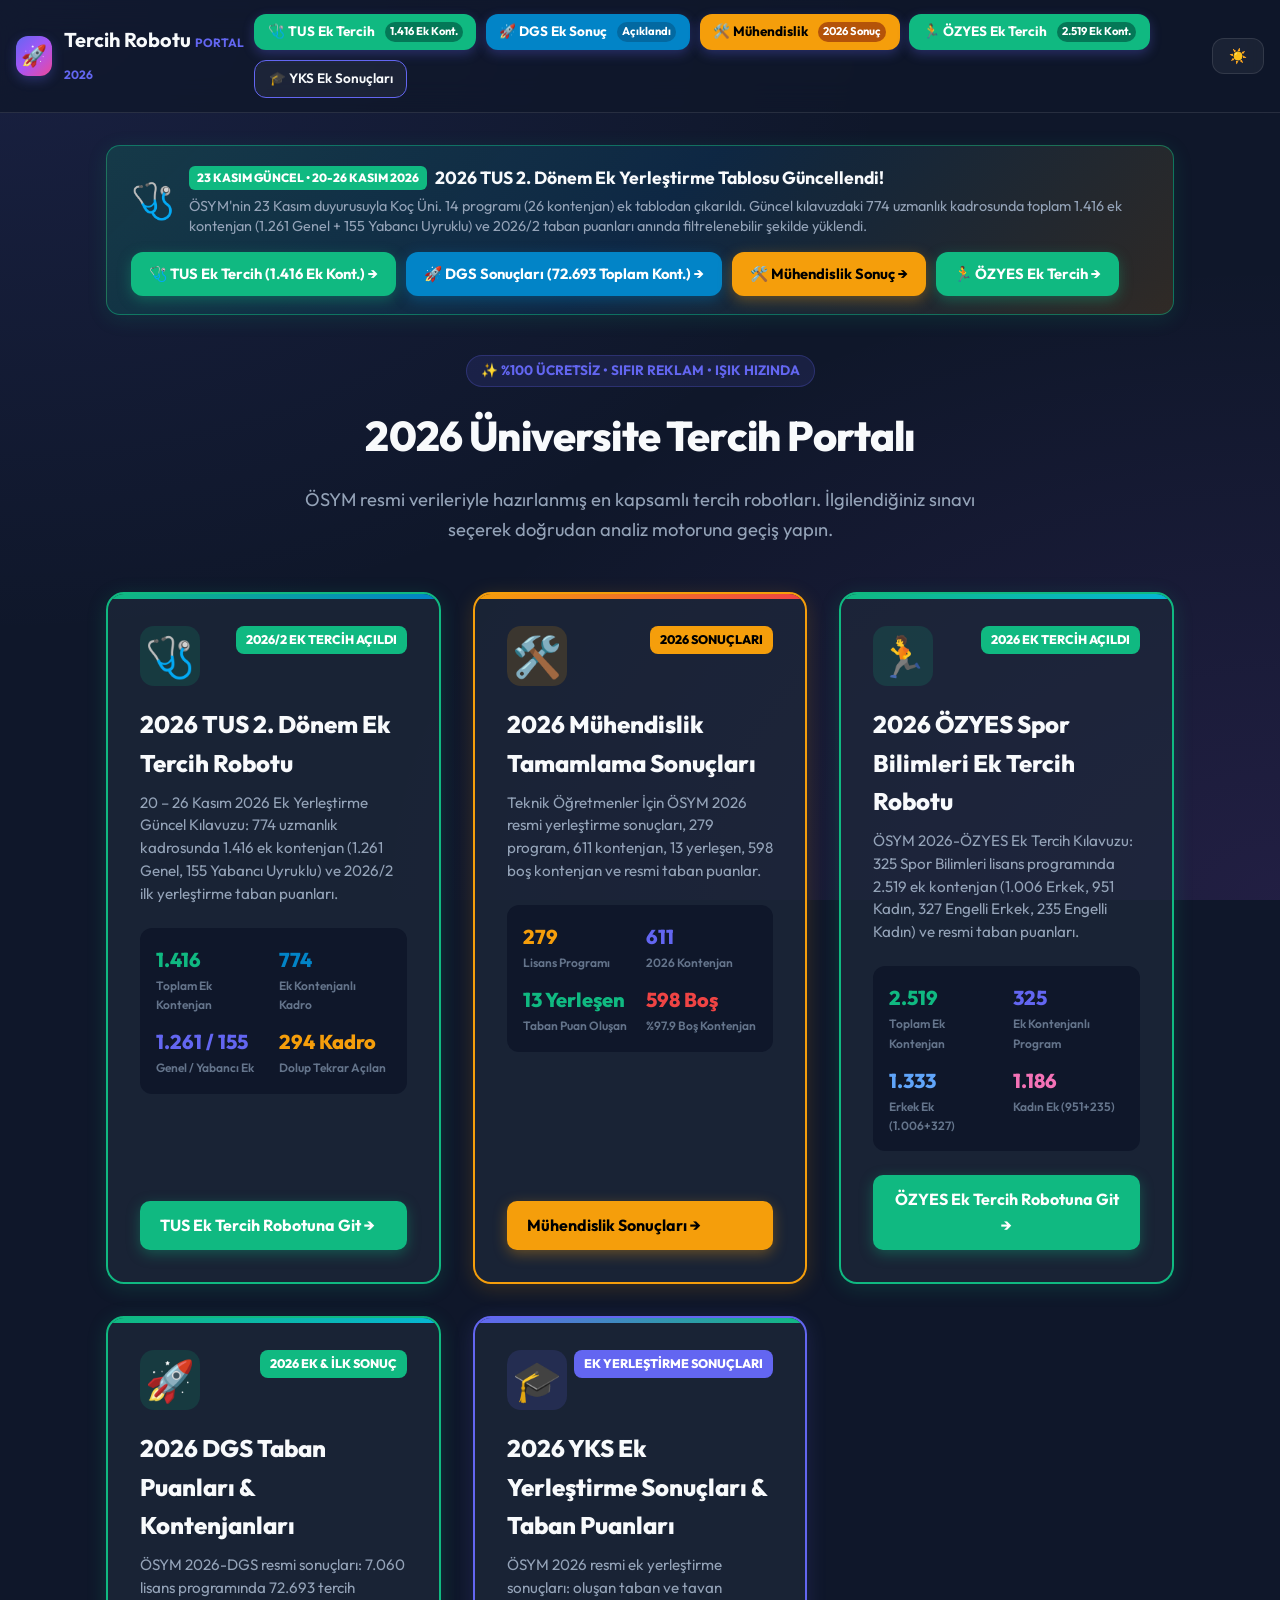
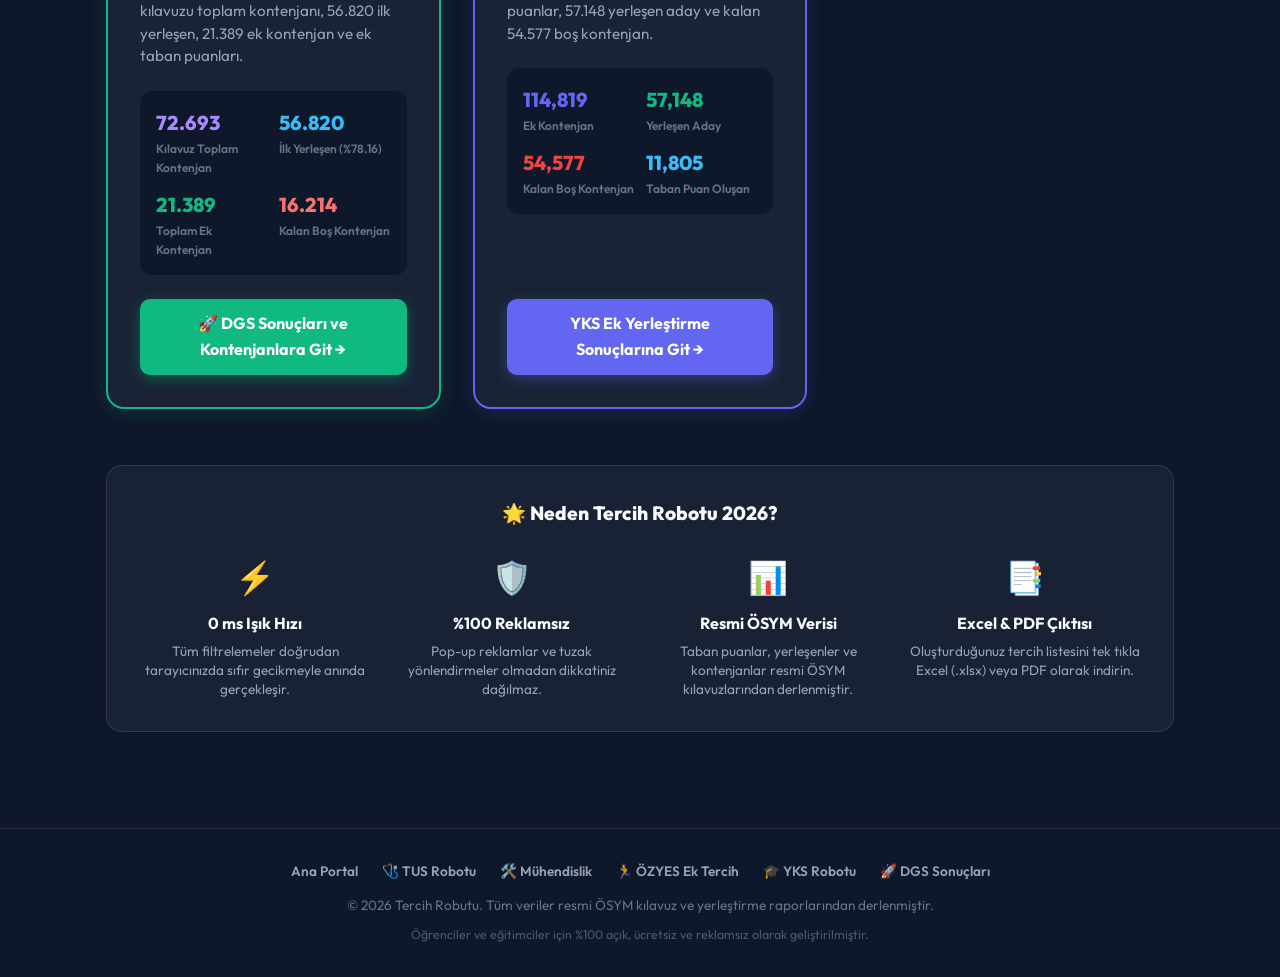
<file: index.html>
<!DOCTYPE html>
<html lang="tr">
<head>
  <meta charset="UTF-8">
  <meta name="viewport" content="width=device-width, initial-scale=1.0">
  
  <!-- Google tag (gtag.js) -->
  <script async src="https://www.googletagmanager.com/gtag/js?id=G-378FE25YM5"></script>
  <script>
    window.dataLayer = window.dataLayer || [];
    function gtag(){dataLayer.push(arguments);}
    gtag('js', new Date());
    gtag('config', 'G-378FE25YM5');
  </script>

  <!-- Favicon & Icons -->
  <link rel="icon" type="image/x-icon" href="favicon.ico">
  <link rel="icon" type="image/png" sizes="64x64" href="favicon.png">
  <link rel="apple-touch-icon" sizes="180x180" href="apple-touch-icon.png">

  <!-- SEO Primary Meta Tags -->
  <title>2026 Tercih Robotu | YKS & DGS Üniversite Taban Puanları ve Boş Kontenjan Portalı</title>
  <meta name="title" content="2026 Tercih Robotu | YKS & DGS Üniversite Taban Puanları ve Boş Kontenjan Portalı">
  <meta name="description" content="Türkiye'nin %100 ücretsiz, reklamsız ve en hızlı tercih portalı. 2026 ÖSYM DGS yerleştirme sonuçları, 15.873 boş kontenjan (ek tercih) ve 21.479 YKS lisans-önlisans taban puanlarını anında keşfedin.">
  <meta name="keywords" content="tercih robotu, 2026 tercih robotu, dgs tercih robotu, yks tercih robotu, dgs boş kontenjanlar 2026, dgs yerleştirme sonuçları, üniversite taban puanları, tyt ayt tercih motoru">
  <meta name="robots" content="index, follow">
  <meta name="language" content="Turkish">
  <meta name="author" content="Tercih Robutu">
  <link rel="canonical" href="https://tercihrobutu.github.io/">

  <!-- Open Graph / Facebook / WhatsApp -->
  <meta property="og:type" content="website">
  <meta property="og:url" content="https://tercihrobutu.github.io/">
  <meta property="og:title" content="2026 Tercih Robotu | YKS & DGS Üniversite Tercih Portalı">
  <meta property="og:description" content="ÖSYM DGS yerleştirme sonuçları, boş kontenjanlar ve YKS üniversite taban puanlarını reklamsız ve anında keşfedin.">
  <meta property="og:image" content="https://tercihrobutu.github.io/og-image.jpg">
  <meta property="og:image:width" content="1200">
  <meta property="og:image:height" content="630">
  <meta property="og:locale" content="tr_TR">

  <!-- Twitter Cards -->
  <meta name="twitter:card" content="summary_large_image">
  <meta name="twitter:url" content="https://tercihrobutu.github.io/">
  <meta name="twitter:title" content="2026 Tercih Robotu | YKS & DGS Üniversite Tercih Portalı">
  <meta name="twitter:description" content="ÖSYM DGS yerleştirme sonuçları, boş kontenjanlar ve YKS üniversite taban puanlarını reklamsız ve anında keşfedin.">
  <meta name="twitter:image" content="https://tercihrobutu.github.io/og-image.jpg">

  <!-- Google Fonts -->
  <link rel="preconnect" href="https://fonts.googleapis.com">
  <link rel="preconnect" href="https://fonts.gstatic.com" crossorigin>
  <link href="https://fonts.googleapis.com/css2?family=Outfit:wght@400;500;600;700;800&display=swap" rel="stylesheet">
  <link rel="stylesheet" href="style.css">

  <!-- JSON-LD Structured Data -->
  <script type="application/ld+json">
  {
    "@context": "https://schema.org",
    "@type": "WebSite",
    "name": "Tercih Robotu 2026 Portalı",
    "url": "https://tercihrobutu.github.io/",
    "potentialAction": {
      "@type": "SearchAction",
      "target": "https://tercihrobutu.github.io/yks.html?q={search_term_string}",
      "query-input": "required name=search_term_string"
    },
    "description": "Türkiye'nin %100 ücretsiz, reklamsız ve en hızlı YKS & DGS tercih ve taban puan portalı."
  }
  </script>
</head>
<body>

  <!-- Header -->
  <header>
    <div class="container header-content">
      <a href="index.html" class="logo" title="Tercih Robotu 2026 Portalı">
        <div class="logo-icon">🚀</div>
        <div>Tercih Robotu <span style="font-size:0.75rem; color:var(--accent-primary); font-weight:700;">PORTAL 2026</span></div>
      </a>

      <!-- Global Navigation Switcher -->
      <nav class="nav-links" style="display:flex; align-items:center; gap:0.6rem; flex-wrap:wrap;">
        <a href="tus.html" class="btn btn-primary" style="padding:0.45rem 0.85rem; font-size:0.85rem; text-decoration:none; background:#10b981; border-color:#10b981; color:#fff; font-weight:700;">🩺 TUS Ek Tercih <span style="font-size:0.7rem; background:#047857; color:#fff; padding:1px 5px; border-radius:10px; margin-left:2px;">1.416 Ek Kont.</span></a>
        <a href="dgs.html" class="btn btn-primary" style="padding:0.45rem 0.85rem; font-size:0.85rem; text-decoration:none; background:#0284c7; border-color:#0284c7; color:#fff; font-weight:700;">🚀 DGS Ek Sonuç <span style="font-size:0.7rem; background:#0369a1; color:#fff; padding:1px 5px; border-radius:10px; margin-left:2px;">Açıklandı</span></a>
        <a href="muhendislik.html" class="btn btn-primary" style="padding:0.45rem 0.85rem; font-size:0.85rem; text-decoration:none; background:#f59e0b; border-color:#f59e0b; color:#000; font-weight:700;">🛠️ Mühendislik <span style="font-size:0.7rem; background:#b45309; color:#fff; padding:1px 5px; border-radius:10px; margin-left:2px;">2026 Sonuç</span></a>
        <a href="ozyes.html" class="btn btn-primary" style="padding:0.45rem 0.85rem; font-size:0.85rem; text-decoration:none; background:#10b981; border-color:#10b981; color:#fff; font-weight:700;">🏃 ÖZYES Ek Tercih <span style="font-size:0.7rem; background:#047857; color:#fff; padding:1px 5px; border-radius:10px; margin-left:2px;">2.519 Ek Kont.</span></a>
        <a href="yks.html" class="btn btn-outline" style="padding:0.45rem 0.85rem; font-size:0.85rem; text-decoration:none; border-color:#6366f1; color:var(--text-primary);">🎓 YKS Ek Sonuçları</a>
      </nav>

      <div class="header-actions">
        <button id="themeToggle" class="btn" title="Karanlık/Aydınlık Tema">🌙</button>
      </div>
    </div>
  </header>

  <!-- Main Container -->
  <main class="container" style="max-width: 1100px; padding-top: 2rem; padding-bottom: 4rem;">

    <!-- Active Spotlight / Featured Banner -->
    <div style="background: linear-gradient(135deg, rgba(16,185,129,0.18), rgba(2,132,199,0.14), rgba(245,158,11,0.14)); border: 1.5px solid rgba(16,185,129,0.5); border-radius: 14px; padding: 18px 24px; margin-bottom: 2.5rem; display: flex; align-items: center; justify-content: space-between; flex-wrap: wrap; gap: 16px; box-shadow: 0 4px 20px rgba(16,185,129,0.14);">
      <div style="display: flex; align-items: center; gap: 14px;">
        <span style="font-size: 2.2rem;">🩺</span>
        <div>
          <div style="display: flex; align-items: center; gap: 8px; margin-bottom: 4px; flex-wrap: wrap;">
            <span style="background: #10b981; color: #fff; font-size: 0.75rem; font-weight: 800; padding: 2px 8px; border-radius: 6px; text-transform: uppercase;">23 KASIM GÜNCEL • 20-26 KASIM 2026</span>
            <strong style="font-size: 1.1rem; color: var(--text-primary);">2026 TUS 2. Dönem Ek Yerleştirme Tablosu Güncellendi!</strong>
          </div>
          <p style="margin: 0; font-size: 0.9rem; color: var(--text-secondary); line-height: 1.4;">
            ÖSYM'nin 23 Kasım duyurusuyla Koç Üni. 14 programı (26 kontenjan) ek tablodan çıkarıldı. Güncel kılavuzdaki 774 uzmanlık kadrosunda toplam 1.416 ek kontenjan (1.261 Genel + 155 Yabancı Uyruklu) ve 2026/2 taban puanları anında filtrelenebilir şekilde yüklendi.
          </p>
        </div>
      </div>
      <div style="display: flex; gap: 10px; flex-wrap: wrap;">
        <a href="tus.html" class="btn btn-primary" style="padding: 10px 18px; font-size: 0.92rem; font-weight: 700; text-decoration: none; background: #10b981; border-color: #10b981; color: #fff; white-space: nowrap; box-shadow: 0 4px 14px rgba(16,185,129,0.35);">
          🩺 TUS Ek Tercih (1.416 Ek Kont.) →
        </a>
        <a href="dgs.html" class="btn btn-primary" style="padding: 10px 18px; font-size: 0.92rem; font-weight: 700; text-decoration: none; background: #0284c7; border-color: #0284c7; color: #fff; white-space: nowrap; box-shadow: 0 4px 14px rgba(2,132,199,0.35);">
          🚀 DGS Sonuçları (72.693 Toplam Kont.) →
        </a>
        <a href="muhendislik.html" class="btn btn-primary" style="padding: 10px 18px; font-size: 0.92rem; font-weight: 700; text-decoration: none; background: #f59e0b; color: #000; border-color: #f59e0b; white-space: nowrap; box-shadow: 0 4px 14px rgba(245,158,11,0.35);">
          🛠️ Mühendislik Sonuç →
        </a>
        <a href="ozyes.html" class="btn btn-primary" style="padding: 10px 18px; font-size: 0.92rem; font-weight: 700; text-decoration: none; background: #10b981; color: #fff; border-color: #10b981; white-space: nowrap; box-shadow: 0 4px 14px rgba(16,185,129,0.35);">
          🏃 ÖZYES Ek Tercih →
        </a>
      </div>
    </div>

    <!-- Hero Header -->
    <div style="text-align: center; margin-bottom: 3rem;">
      <div style="display: inline-block; background: rgba(99,102,241,0.12); color: var(--accent-primary); padding: 4px 14px; border-radius: 20px; font-size: 0.85rem; font-weight: 700; margin-bottom: 1rem; border: 1px solid rgba(99,102,241,0.25);">
        ✨ %100 ÜCRETSİZ • SIFIR REKLAM • IŞIK HIZINDA
      </div>
      <h1 style="font-size: 2.6rem; font-weight: 800; color: var(--text-primary); margin-bottom: 1rem; letter-spacing: -0.02em;">
        2026 Üniversite Tercih Portalı
      </h1>
      <p style="font-size: 1.15rem; color: var(--text-secondary); max-width: 680px; margin: 0 auto; line-height: 1.6;">
        ÖSYM resmi verileriyle hazırlanmış en kapsamlı tercih robotları. İlgilendiğiniz sınavı seçerek doğrudan analiz motoruna geçiş yapın.
      </p>
    </div>

    <!-- Five Gateway Hub Cards -->
    <div style="display: grid; grid-template-columns: repeat(auto-fit, minmax(320px, 1fr)); gap: 2rem; margin-bottom: 3.5rem;">
      
      <!-- Card -1: TUS 2. Dönem Ek Yerleştirme & Taban Puanları -->
      <div style="background: var(--bg-card); border: 2px solid #10b981; border-radius: 18px; padding: 2rem; display: flex; flex-direction: column; justify-content: space-between; transition: all 0.3s ease; box-shadow: 0 4px 20px rgba(16,185,129,0.18); position: relative; overflow: hidden;">
        <div style="position: absolute; top: 0; left: 0; right: 0; height: 5px; background: linear-gradient(90deg, #10b981, #0284c7);"></div>
        <div>
          <div style="display: flex; justify-content: space-between; align-items: flex-start; margin-bottom: 1.2rem;">
            <div style="font-size: 2.5rem; background: rgba(16,185,129,0.15); width: 60px; height: 60px; border-radius: 14px; display: flex; align-items: center; justify-content: center;">
              🩺
            </div>
            <span style="background: #10b981; color: #fff; font-weight: 800; font-size: 0.78rem; padding: 4px 10px; border-radius: 8px;">
              2026/2 EK TERCİH AÇILDI
            </span>
          </div>
          <h2 style="font-size: 1.5rem; font-weight: 800; color: var(--text-primary); margin-bottom: 0.6rem;">
            2026 TUS 2. Dönem Ek Tercih Robotu
          </h2>
          <p style="font-size: 0.95rem; color: var(--text-secondary); line-height: 1.5; margin-bottom: 1.4rem;">
            20 – 26 Kasım 2026 Ek Yerleştirme Güncel Kılavuzu: 774 uzmanlık kadrosunda 1.416 ek kontenjan (1.261 Genel, 155 Yabancı Uyruklu) ve 2026/2 ilk yerleştirme taban puanları.
          </p>

          <div style="display: grid; grid-template-columns: 1fr 1fr; gap: 0.75rem; margin-bottom: 1.5rem; background: var(--bg-primary); padding: 1rem; border-radius: 12px;">
            <div>
              <div style="font-size: 1.25rem; font-weight: 800; color: #10b981;">1.416</div>
              <div style="font-size: 0.75rem; color: var(--text-muted); font-weight: 600;">Toplam Ek Kontenjan</div>
            </div>
            <div>
              <div style="font-size: 1.25rem; font-weight: 800; color: #0284c7;">774</div>
              <div style="font-size: 0.75rem; color: var(--text-muted); font-weight: 600;">Ek Kontenjanlı Kadro</div>
            </div>
            <div>
              <div style="font-size: 1.25rem; font-weight: 800; color: var(--accent-primary);">1.261 / 155</div>
              <div style="font-size: 0.75rem; color: var(--text-muted); font-weight: 600;">Genel / Yabancı Ek</div>
            </div>
            <div>
              <div style="font-size: 1.25rem; font-weight: 800; color: #f59e0b;">294 Kadro</div>
              <div style="font-size: 0.75rem; color: var(--text-muted); font-weight: 600;">Dolup Tekrar Açılan</div>
            </div>
          </div>
        </div>

        <a href="tus.html" class="btn btn-primary" style="padding: 12px 20px; font-size: 1rem; font-weight: 700; text-decoration: none; text-align: center; border-radius: 10px; background: #10b981; border-color: #10b981; color: #fff; box-shadow: 0 4px 14px rgba(16,185,129,0.35);">
          TUS Ek Tercih Robotuna Git →
        </a>
      </div>

      <!-- Card 0: Mühendislik Tamamlama Robotu (2026 Yerleştirme Sonuçları) -->
      <div style="background: var(--bg-card); border: 2px solid #f59e0b; border-radius: 18px; padding: 2rem; display: flex; flex-direction: column; justify-content: space-between; transition: all 0.3s ease; box-shadow: 0 4px 20px rgba(245,158,11,0.18); position: relative; overflow: hidden;">
        <div style="position: absolute; top: 0; left: 0; right: 0; height: 5px; background: linear-gradient(90deg, #f59e0b, #ef4444);"></div>
        <div>
          <div style="display: flex; justify-content: space-between; align-items: flex-start; margin-bottom: 1.2rem;">
            <div style="font-size: 2.5rem; background: rgba(245,158,11,0.15); width: 60px; height: 60px; border-radius: 14px; display: flex; align-items: center; justify-content: center;">
              🛠️
            </div>
            <span style="background: #f59e0b; color: #000; font-weight: 800; font-size: 0.78rem; padding: 4px 10px; border-radius: 8px;">
              2026 SONUÇLARI
            </span>
          </div>
          <h2 style="font-size: 1.5rem; font-weight: 800; color: var(--text-primary); margin-bottom: 0.6rem;">
            2026 Mühendislik Tamamlama Sonuçları
          </h2>
          <p style="font-size: 0.95rem; color: var(--text-secondary); line-height: 1.5; margin-bottom: 1.4rem;">
            Teknik Öğretmenler İçin ÖSYM 2026 resmi yerleştirme sonuçları, 279 program, 611 kontenjan, 13 yerleşen, 598 boş kontenjan ve resmi taban puanlar.
          </p>

          <div style="display: grid; grid-template-columns: 1fr 1fr; gap: 0.75rem; margin-bottom: 1.5rem; background: var(--bg-primary); padding: 1rem; border-radius: 12px;">
            <div>
              <div style="font-size: 1.25rem; font-weight: 800; color: #f59e0b;">279</div>
              <div style="font-size: 0.75rem; color: var(--text-muted); font-weight: 600;">Lisans Programı</div>
            </div>
            <div>
              <div style="font-size: 1.25rem; font-weight: 800; color: var(--accent-primary);">611</div>
              <div style="font-size: 0.75rem; color: var(--text-muted); font-weight: 600;">2026 Kontenjan</div>
            </div>
            <div>
              <div style="font-size: 1.25rem; font-weight: 800; color: #10b981;">13 Yerleşen</div>
              <div style="font-size: 0.75rem; color: var(--text-muted); font-weight: 600;">Taban Puan Oluşan</div>
            </div>
            <div>
              <div style="font-size: 1.25rem; font-weight: 800; color: #ef4444;">598 Boş</div>
              <div style="font-size: 0.75rem; color: var(--text-muted); font-weight: 600;">%97.9 Boş Kontenjan</div>
            </div>
          </div>
        </div>

        <a href="muhendislik.html" class="btn btn-primary" style="padding: 12px 20px; font-size: 1rem; font-weight: 700; text-decoration: none; text-align: center; border-radius: 10px; background: #f59e0b; color: #000; border-color: #f59e0b; box-shadow: 0 4px 14px rgba(245,158,11,0.35);">
          Mühendislik Sonuçları →
        </a>
      </div>

      <!-- Card 1: ÖZYES Robotu (2026 Ek Tercih ve Taban Puanları) -->
      <div style="background: var(--bg-card); border: 2px solid #10b981; border-radius: 18px; padding: 2rem; display: flex; flex-direction: column; justify-content: space-between; transition: all 0.3s ease; box-shadow: 0 4px 20px rgba(16,185,129,0.18); position: relative; overflow: hidden;">
        <div style="position: absolute; top: 0; left: 0; right: 0; height: 5px; background: linear-gradient(90deg, #10b981, #06b6d4);"></div>
        <div>
          <div style="display: flex; justify-content: space-between; align-items: flex-start; margin-bottom: 1.2rem;">
            <div style="font-size: 2.5rem; background: rgba(16,185,129,0.15); width: 60px; height: 60px; border-radius: 14px; display: flex; align-items: center; justify-content: center;">
              🏃
            </div>
            <span style="background: #10b981; color: #fff; font-weight: 800; font-size: 0.78rem; padding: 4px 10px; border-radius: 8px;">
              2026 EK TERCİH AÇILDI
            </span>
          </div>
          <h2 style="font-size: 1.5rem; font-weight: 800; color: var(--text-primary); margin-bottom: 0.6rem;">
            2026 ÖZYES Spor Bilimleri Ek Tercih Robotu
          </h2>
          <p style="font-size: 0.95rem; color: var(--text-secondary); line-height: 1.5; margin-bottom: 1.4rem;">
            ÖSYM 2026-ÖZYES Ek Tercih Kılavuzu: 325 Spor Bilimleri lisans programında 2.519 ek kontenjan (1.006 Erkek, 951 Kadın, 327 Engelli Erkek, 235 Engelli Kadın) ve resmi taban puanları.
          </p>

          <div style="display: grid; grid-template-columns: 1fr 1fr; gap: 0.75rem; margin-bottom: 1.5rem; background: var(--bg-primary); padding: 1rem; border-radius: 12px;">
            <div>
              <div style="font-size: 1.25rem; font-weight: 800; color: #10b981;">2.519</div>
              <div style="font-size: 0.75rem; color: var(--text-muted); font-weight: 600;">Toplam Ek Kontenjan</div>
            </div>
            <div>
              <div style="font-size: 1.25rem; font-weight: 800; color: var(--accent-primary);">325</div>
              <div style="font-size: 0.75rem; color: var(--text-muted); font-weight: 600;">Ek Kontenjanlı Program</div>
            </div>
            <div>
              <div style="font-size: 1.25rem; font-weight: 800; color: #60a5fa;">1.333</div>
              <div style="font-size: 0.75rem; color: var(--text-muted); font-weight: 600;">Erkek Ek (1.006+327)</div>
            </div>
            <div>
              <div style="font-size: 1.25rem; font-weight: 800; color: #f472b6;">1.186</div>
              <div style="font-size: 0.75rem; color: var(--text-muted); font-weight: 600;">Kadın Ek (951+235)</div>
            </div>
          </div>
        </div>

        <a href="ozyes.html" class="btn btn-primary" style="padding: 12px 20px; font-size: 1rem; font-weight: 700; text-decoration: none; text-align: center; border-radius: 10px; background: #10b981; box-shadow: 0 4px 14px rgba(16,185,129,0.35);">
          ÖZYES Ek Tercih Robotuna Git →
        </a>
      </div>

      <!-- Card 2: DGS Sonuçları ve Taban Puanları -->
      <div style="background: var(--bg-card); border: 2px solid #10b981; border-radius: 18px; padding: 2rem; display: flex; flex-direction: column; justify-content: space-between; transition: all 0.3s ease; box-shadow: 0 4px 20px rgba(16,185,129,0.18); position: relative; overflow: hidden;">
        <div style="position: absolute; top: 0; left: 0; right: 0; height: 5px; background: linear-gradient(90deg, #10b981, #06b6d4);"></div>
        <div>
          <div style="display: flex; justify-content: space-between; align-items: flex-start; margin-bottom: 1.2rem;">
            <div style="font-size: 2.5rem; background: rgba(16,185,129,0.15); width: 60px; height: 60px; border-radius: 14px; display: flex; align-items: center; justify-content: center;">
              🚀
            </div>
            <span style="background: #10b981; color: #fff; font-weight: 800; font-size: 0.78rem; padding: 4px 10px; border-radius: 8px;">
              2026 EK & İLK SONUÇ
            </span>
          </div>
          <h2 style="font-size: 1.5rem; font-weight: 800; color: var(--text-primary); margin-bottom: 0.6rem;">
            2026 DGS Taban Puanları & Kontenjanları
          </h2>
          <p style="font-size: 0.95rem; color: var(--text-secondary); line-height: 1.5; margin-bottom: 1.4rem;">
            ÖSYM 2026-DGS resmi sonuçları: 7.060 lisans programında 72.693 tercih kılavuzu toplam kontenjanı, 56.820 ilk yerleşen, 21.389 ek kontenjan ve ek taban puanları.
          </p>

          <div style="display: grid; grid-template-columns: 1fr 1fr; gap: 0.75rem; margin-bottom: 1.5rem; background: var(--bg-primary); padding: 1rem; border-radius: 12px;">
            <div>
              <div style="font-size: 1.25rem; font-weight: 800; color: #a78bfa;">72.693</div>
              <div style="font-size: 0.75rem; color: var(--text-muted); font-weight: 600;">Kılavuz Toplam Kontenjan</div>
            </div>
            <div>
              <div style="font-size: 1.25rem; font-weight: 800; color: #38bdf8;">56.820</div>
              <div style="font-size: 0.75rem; color: var(--text-muted); font-weight: 600;">İlk Yerleşen (%78.16)</div>
            </div>
            <div>
              <div style="font-size: 1.25rem; font-weight: 800; color: #10b981;">21.389</div>
              <div style="font-size: 0.75rem; color: var(--text-muted); font-weight: 600;">Toplam Ek Kontenjan</div>
            </div>
            <div>
              <div style="font-size: 1.25rem; font-weight: 800; color: #f87171;">16.214</div>
              <div style="font-size: 0.75rem; color: var(--text-muted); font-weight: 600;">Kalan Boş Kontenjan</div>
            </div>
          </div>
        </div>

        <a href="dgs.html" class="btn btn-primary" style="padding: 12px 20px; font-size: 1rem; font-weight: 700; text-decoration: none; text-align: center; border-radius: 10px; background: #10b981; border-color: #10b981; color: #fff; box-shadow: 0 4px 14px rgba(16,185,129,0.35);">
          🚀 DGS Sonuçları ve Kontenjanlara Git →
        </a>
      </div>

      <!-- Card 3: YKS Ek Yerleştirme Sonuçları -->
      <div style="background: var(--bg-card); border: 2px solid #6366f1; border-radius: 18px; padding: 2rem; display: flex; flex-direction: column; justify-content: space-between; transition: all 0.3s ease; box-shadow: 0 4px 20px rgba(99,102,241,0.18); position: relative; overflow: hidden;">
        <div style="position: absolute; top: 0; left: 0; right: 0; height: 5px; background: linear-gradient(90deg, #6366f1, #10b981);"></div>
        <div>
          <div style="display: flex; justify-content: space-between; align-items: flex-start; margin-bottom: 1.2rem;">
            <div style="font-size: 2.5rem; background: rgba(99,102,241,0.15); width: 60px; height: 60px; border-radius: 14px; display: flex; align-items: center; justify-content: center;">
              🎓
            </div>
            <span style="background: #6366f1; color: #fff; font-weight: 800; font-size: 0.78rem; padding: 4px 10px; border-radius: 8px;">
              EK YERLEŞTİRME SONUÇLARI
            </span>
          </div>
          <h2 style="font-size: 1.5rem; font-weight: 800; color: var(--text-primary); margin-bottom: 0.6rem;">
            2026 YKS Ek Yerleştirme Sonuçları & Taban Puanları
          </h2>
          <p style="font-size: 0.95rem; color: var(--text-secondary); line-height: 1.5; margin-bottom: 1.4rem;">
            ÖSYM 2026 resmi ek yerleştirme sonuçları: oluşan taban ve tavan puanlar, 57.148 yerleşen aday ve kalan 54.577 boş kontenjan.
          </p>

          <div style="display: grid; grid-template-columns: 1fr 1fr; gap: 0.75rem; margin-bottom: 1.5rem; background: var(--bg-primary); padding: 1rem; border-radius: 12px;">
            <div>
              <div style="font-size: 1.25rem; font-weight: 800; color: #6366f1;">114,819</div>
              <div style="font-size: 0.75rem; color: var(--text-muted); font-weight: 600;">Ek Kontenjan</div>
            </div>
            <div>
              <div style="font-size: 1.25rem; font-weight: 800; color: #10b981;">57,148</div>
              <div style="font-size: 0.75rem; color: var(--text-muted); font-weight: 600;">Yerleşen Aday</div>
            </div>
            <div>
              <div style="font-size: 1.25rem; font-weight: 800; color: #ef4444;">54,577</div>
              <div style="font-size: 0.75rem; color: var(--text-muted); font-weight: 600;">Kalan Boş Kontenjan</div>
            </div>
            <div>
              <div style="font-size: 1.25rem; font-weight: 800; color: #38bdf8;">11,805</div>
              <div style="font-size: 0.75rem; color: var(--text-muted); font-weight: 600;">Taban Puan Oluşan</div>
            </div>
          </div>
        </div>

        <a href="yks.html" class="btn btn-primary" style="padding: 12px 20px; font-size: 1rem; font-weight: 700; text-decoration: none; text-align: center; border-radius: 10px; background: #6366f1; border-color: #6366f1; color: #fff; box-shadow: 0 4px 14px rgba(99,102,241,0.35);">
          YKS Ek Yerleştirme Sonuçlarına Git →
        </a>
      </div>

    </div>

    <!-- Feature Highlights -->
    <div style="background: var(--bg-card); border: 1px solid var(--border-color); border-radius: 16px; padding: 2rem; margin-bottom: 2rem;">
      <h3 style="font-size: 1.2rem; font-weight: 800; color: var(--text-primary); text-align: center; margin-bottom: 1.5rem;">
        🌟 Neden Tercih Robotu 2026?
      </h3>
      <div style="display: grid; grid-template-columns: repeat(auto-fit, minmax(220px, 1fr)); gap: 1.5rem; text-align: center;">
        <div>
          <div style="font-size: 2rem; margin-bottom: 0.5rem;">⚡</div>
          <div style="font-weight: 700; color: var(--text-primary); margin-bottom: 0.3rem;">0 ms Işık Hızı</div>
          <p style="font-size: 0.85rem; color: var(--text-secondary); margin: 0; line-height: 1.4;">Tüm filtrelemeler doğrudan tarayıcınızda sıfır gecikmeyle anında gerçekleşir.</p>
        </div>
        <div>
          <div style="font-size: 2rem; margin-bottom: 0.5rem;">🛡️</div>
          <div style="font-weight: 700; color: var(--text-primary); margin-bottom: 0.3rem;">%100 Reklamsız</div>
          <p style="font-size: 0.85rem; color: var(--text-secondary); margin: 0; line-height: 1.4;">Pop-up reklamlar ve tuzak yönlendirmeler olmadan dikkatiniz dağılmaz.</p>
        </div>
        <div>
          <div style="font-size: 2rem; margin-bottom: 0.5rem;">📊</div>
          <div style="font-weight: 700; color: var(--text-primary); margin-bottom: 0.3rem;">Resmi ÖSYM Verisi</div>
          <p style="font-size: 0.85rem; color: var(--text-secondary); margin: 0; line-height: 1.4;">Taban puanlar, yerleşenler ve kontenjanlar resmi ÖSYM kılavuzlarından derlenmiştir.</p>
        </div>
        <div>
          <div style="font-size: 2rem; margin-bottom: 0.5rem;">📑</div>
          <div style="font-weight: 700; color: var(--text-primary); margin-bottom: 0.3rem;">Excel & PDF Çıktısı</div>
          <p style="font-size: 0.85rem; color: var(--text-secondary); margin: 0; line-height: 1.4;">Oluşturduğunuz tercih listesini tek tıkla Excel (.xlsx) veya PDF olarak indirin.</p>
        </div>
      </div>
    </div>

  </main>

  <!-- Footer -->
  <footer style="border-top: 1px solid var(--border-color); padding: 2rem 0; text-align: center; color: var(--text-muted); font-size: 0.85rem;">
    <div class="container">
      <div style="margin-bottom: 0.8rem; display: flex; justify-content: center; gap: 1.5rem; font-weight: 600; flex-wrap: wrap;">
        <a href="index.html" style="color: var(--text-secondary); text-decoration: none;">Ana Portal</a>
        <a href="tus.html" style="color: var(--text-secondary); text-decoration: none;">🩺 TUS Robotu</a>
        <a href="muhendislik.html" style="color: var(--text-secondary); text-decoration: none;">🛠️ Mühendislik</a>
        <a href="ozyes.html" style="color: var(--text-secondary); text-decoration: none;">🏃 ÖZYES Ek Tercih</a>
        <a href="yks.html" style="color: var(--text-secondary); text-decoration: none;">🎓 YKS Robotu</a>
        <a href="dgs.html" style="color: var(--text-secondary); text-decoration: none;">🚀 DGS Sonuçları</a>
      </div>
      <p style="margin: 0 0 0.5rem 0;">© 2026 Tercih Robutu. Tüm veriler resmi ÖSYM kılavuz ve yerleştirme raporlarından derlenmiştir.</p>
      <p style="margin: 0; font-size: 0.78rem; opacity: 0.7;">Öğrenciler ve eğitimciler için %100 açık, ücretsiz ve reklamsız olarak geliştirilmiştir.</p>
    </div>
  </footer>

  <!-- Instant Theme Toggle Script -->
  <script>
    const themeBtn = document.getElementById('themeToggle');
    const savedTheme = localStorage.getItem('theme') || 'dark';
    document.documentElement.setAttribute('data-theme', savedTheme);
    themeBtn.textContent = savedTheme === 'dark' ? '☀️' : '🌙';

    themeBtn.addEventListener('click', () => {
      const current = document.documentElement.getAttribute('data-theme') || 'dark';
      const next = current === 'dark' ? 'light' : 'dark';
      document.documentElement.setAttribute('data-theme', next);
      localStorage.setItem('theme', next);
      themeBtn.textContent = next === 'dark' ? '☀️' : '🌙';
    });
  </script>

</body>
</html>
</file>
<file: style.css>
/* Modern CSS Variables & Design Tokens */
:root {
  --bg-primary: #0f172a;
  --bg-card: rgba(30, 41, 59, 0.7);
  --bg-glass: rgba(15, 23, 42, 0.75);
  --border-color: rgba(255, 255, 255, 0.1);
  --border-hover: rgba(99, 102, 241, 0.4);
  --text-primary: #f8fafc;
  --text-secondary: #94a3b8;
  --text-muted: #64748b;
  --accent-primary: #6366f1;
  --accent-hover: #4f46e5;
  --accent-gradient: linear-gradient(135deg, #6366f1 0%, #a855f7 50%, #ec4899 100%);
  --badge-bg: rgba(99, 102, 241, 0.15);
  --badge-color: #818cf8;
  --shadow-lg: 0 20px 25px -5px rgba(0, 0, 0, 0.5), 0 8px 10px -6px rgba(0, 0, 0, 0.3);
  --radius-sm: 8px;
  --radius-md: 12px;
  --radius-lg: 20px;
}

[data-theme="light"] {
  --bg-primary: #f8fafc;
  --bg-card: rgba(255, 255, 255, 0.85);
  --bg-glass: rgba(248, 250, 252, 0.85);
  --border-color: rgba(0, 0, 0, 0.08);
  --border-hover: rgba(99, 102, 241, 0.4);
  --text-primary: #0f172a;
  --text-secondary: #475569;
  --text-muted: #94a3b8;
  --shadow-lg: 0 10px 30px rgba(0, 0, 0, 0.08);
}

* {
  box-sizing: border-box;
  margin: 0;
  padding: 0;
  font-family: 'Outfit', 'Inter', -apple-system, BlinkMacSystemFont, sans-serif;
}

body {
  background-color: var(--bg-primary);
  color: var(--text-primary);
  min-height: 100vh;
  line-height: 1.6;
  background-image: 
    radial-gradient(at 0% 0%, rgba(99, 102, 241, 0.12) 0px, transparent 50%),
    radial-gradient(at 100% 100%, rgba(168, 85, 247, 0.12) 0px, transparent 50%);
  background-attachment: fixed;
}

.container {
  max-width: 1350px;
  margin: 0 auto;
  padding: 0 20px;
}

/* Header */
header {
  position: sticky;
  top: 0;
  z-index: 100;
  backdrop-filter: blur(16px);
  background: var(--bg-glass);
  border-bottom: 1px solid var(--border-color);
  padding: 14px 0;
}

.header-content {
  display: flex;
  justify-content: space-between;
  align-items: center;
}

.logo {
  display: flex;
  align-items: center;
  gap: 12px;
  text-decoration: none;
  color: var(--text-primary);
  font-weight: 700;
  font-size: 1.25rem;
}

.logo-icon {
  width: 40px;
  height: 40px;
  border-radius: var(--radius-md);
  background: var(--accent-gradient);
  display: flex;
  align-items: center;
  justify-content: center;
  font-size: 1.3rem;
  box-shadow: 0 4px 12px rgba(99, 102, 241, 0.3);
}

.header-actions {
  display: flex;
  align-items: center;
  gap: 12px;
}

.btn {
  display: inline-flex;
  align-items: center;
  gap: 8px;
  padding: 8px 16px;
  border-radius: var(--radius-md);
  font-weight: 600;
  font-size: 0.9rem;
  cursor: pointer;
  border: 1px solid var(--border-color);
  background: rgba(255, 255, 255, 0.05);
  color: var(--text-primary);
  transition: all 0.2s ease;
}

.btn:hover {
  border-color: var(--accent-primary);
  background: rgba(99, 102, 241, 0.1);
  transform: translateY(-1px);
}

.btn-primary {
  background: var(--accent-gradient);
  border: none;
  color: white;
  box-shadow: 0 4px 12px rgba(99, 102, 241, 0.3);
}

.btn-primary:hover {
  opacity: 0.95;
  box-shadow: 0 6px 16px rgba(99, 102, 241, 0.4);
}

.badge-count {
  background: rgba(255, 255, 255, 0.2);
  padding: 2px 8px;
  border-radius: 12px;
  font-size: 0.8rem;
}

/* Hero Section */
.hero {
  padding: 40px 0 20px;
  text-align: center;
}

.hero h1 {
  font-size: 2.5rem;
  font-weight: 800;
  margin-bottom: 12px;
  background: var(--accent-gradient);
  -webkit-background-clip: text;
  -webkit-text-fill-color: transparent;
}

.hero p {
  color: var(--text-secondary);
  font-size: 1.1rem;
  max-width: 720px;
  margin: 0 auto 30px;
}

.stats-grid {
  display: flex;
  justify-content: center;
  gap: 30px;
  margin-bottom: 30px;
  flex-wrap: wrap;
}

.stat-card {
  background: var(--bg-card);
  border: 1px solid var(--border-color);
  padding: 16px 28px;
  border-radius: var(--radius-md);
  text-align: center;
  backdrop-filter: blur(10px);
}

.stat-number {
  font-size: 1.6rem;
  font-weight: 800;
  color: var(--accent-primary);
}

.stat-label {
  font-size: 0.85rem;
  color: var(--text-secondary);
}

/* Tab Switcher */
.tab-container {
  display: flex;
  justify-content: center;
  margin-bottom: 25px;
}

.tabs {
  display: inline-flex;
  background: var(--bg-card);
  padding: 6px;
  border-radius: var(--radius-lg);
  border: 1px solid var(--border-color);
  backdrop-filter: blur(10px);
}

.tab-btn {
  padding: 10px 24px;
  border-radius: var(--radius-md);
  border: none;
  background: transparent;
  color: var(--text-secondary);
  font-weight: 600;
  font-size: 0.95rem;
  cursor: pointer;
  transition: all 0.2s ease;
}

.tab-btn.active {
  background: var(--accent-gradient);
  color: white;
  box-shadow: 0 4px 12px rgba(99, 102, 241, 0.3);
}

/* Filter Card */
.filter-card {
  background: var(--bg-card);
  border: 1px solid var(--border-color);
  border-radius: var(--radius-lg);
  padding: 24px;
  backdrop-filter: blur(12px);
  margin-bottom: 30px;
  box-shadow: var(--shadow-lg);
}

.search-bar-wrap {
  position: relative;
  margin-bottom: 20px;
}

.search-input {
  width: 100%;
  padding: 14px 20px 14px 48px;
  background: rgba(15, 23, 42, 0.5);
  border: 1.5px solid var(--border-color);
  border-radius: var(--radius-md);
  color: var(--text-primary);
  font-size: 1rem;
  transition: all 0.2s ease;
}

.search-input:focus {
  outline: none;
  border-color: var(--accent-primary);
  box-shadow: 0 0 0 4px rgba(99, 102, 241, 0.15);
}

.search-icon {
  position: absolute;
  left: 16px;
  top: 50%;
  transform: translateY(-50%);
  color: var(--text-muted);
  font-size: 1.2rem;
}

.filters-grid {
  display: grid;
  grid-template-columns: repeat(auto-fit, minmax(180px, 1fr));
  gap: 16px;
}

.filter-group {
  display: flex;
  flex-direction: column;
  gap: 6px;
}

.filter-label {
  font-size: 0.8rem;
  font-weight: 600;
  text-transform: uppercase;
  letter-spacing: 0.5px;
  color: var(--text-secondary);
}

.filter-select, .filter-input {
  padding: 10px 14px;
  background: rgba(15, 23, 42, 0.5);
  border: 1px solid var(--border-color);
  border-radius: var(--radius-sm);
  color: var(--text-primary);
  font-size: 0.9rem;
}

.filter-select:focus, .filter-input:focus {
  outline: none;
  border-color: var(--accent-primary);
}

.container {
  max-width: 1550px;
  margin: 0 auto;
  padding: 0 16px;
}

/* Results & Table Header */
.results-meta {
  display: flex;
  justify-content: space-between;
  align-items: center;
  margin-bottom: 16px;
  flex-wrap: wrap;
  gap: 12px;
}

.results-count {
  font-size: 0.95rem;
  color: var(--text-secondary);
}

.results-count span {
  color: var(--text-primary);
  font-weight: 700;
}

/* Data Table */
.table-wrap {
  overflow-x: auto;
  border-radius: var(--radius-lg);
  border: 1px solid var(--border-color);
  background: var(--bg-card);
  backdrop-filter: blur(12px);
  box-shadow: var(--shadow-lg);
}

table {
  width: 100%;
  border-collapse: collapse;
  text-align: left;
  font-size: 0.84rem;
  table-layout: auto;
}

th {
  background: rgba(15, 23, 42, 0.85);
  padding: 10px 10px;
  font-weight: 700;
  color: var(--text-secondary);
  border-bottom: 1px solid var(--border-color);
  white-space: nowrap;
  cursor: pointer;
  user-select: none;
  font-size: 0.82rem;
}

th:hover {
  color: var(--accent-primary);
}

td {
  padding: 8px 10px;
  border-bottom: 1px solid var(--border-color);
  color: var(--text-primary);
  vertical-align: middle;
}

/* City / İl cell — always single line */
th.col-city,
td.cell-city {
  white-space: nowrap;
  font-weight: 600;
}

/* University & Faculty combined cell */
td.cell-univ {
  min-width: 170px;
  max-width: 260px;
  word-break: break-word;
  line-height: 1.35;
}

/* Program name cell */
td.cell-prog {
  min-width: 150px;
  max-width: 240px;
  word-break: break-word;
  line-height: 1.35;
}

/* Tür (tip) cell */
th.col-tip,
td.cell-tip {
  white-space: nowrap;
  text-align: center;
}

tr:hover td {
  background: rgba(99, 102, 241, 0.04);
}

.code-cell {
  font-family: monospace;
  font-weight: 700;
  color: var(--badge-color);
}

.badge {
  display: inline-block;
  padding: 3px 10px;
  border-radius: 20px;
  font-size: 0.78rem;
  font-weight: 600;
}

.badge-devlet { background: rgba(16, 185, 129, 0.15); color: #34d399; }
.badge-vakif { background: rgba(245, 158, 11, 0.15); color: #fbbf24; }
.badge-kktc { background: rgba(239, 68, 68, 0.15); color: #f87171; }
.badge-uni { background: rgba(59, 130, 246, 0.15); color: #60a5fa; }
.badge-eah { background: rgba(245, 158, 11, 0.15); color: #fbbf24; }
.badge-klinik { background: rgba(56, 189, 248, 0.18); color: #38bdf8; }
.badge-temel { background: rgba(16, 185, 129, 0.18); color: #34d399; }

.badge-orgun { background: rgba(99, 102, 241, 0.15); color: #818cf8; }
.badge-uzaktan { background: rgba(168, 85, 247, 0.15); color: #c084fc; }
.badge-aof { background: rgba(236, 72, 153, 0.15); color: #f472b6; }

.cond-badge {
  display: inline-block;
  background: rgba(99, 102, 241, 0.15);
  color: var(--accent-primary);
  border: 1px solid var(--border-hover);
  border-radius: 4px;
  padding: 2px 6px;
  margin: 2px;
  font-size: 0.78rem;
  font-weight: 700;
  cursor: pointer;
  transition: all 0.2s ease;
}

.cond-badge:hover {
  background: var(--accent-primary);
  color: white;
  transform: scale(1.1);
}

.fav-btn {
  background: transparent;
  border: none;
  font-size: 1.2rem;
  cursor: pointer;
  color: var(--text-muted);
  transition: transform 0.2s ease, color 0.2s ease;
}

.fav-btn:hover {
  transform: scale(1.25);
  color: #fbbf24;
}

.fav-btn.active {
  color: #fbbf24;
}

/* Pagination */
.pagination {
  display: flex;
  justify-content: center;
  align-items: center;
  gap: 12px;
  margin: 30px 0 60px;
}

.page-btn {
  padding: 8px 16px;
  border-radius: var(--radius-sm);
  border: 1px solid var(--border-color);
  background: var(--bg-card);
  color: var(--text-primary);
  cursor: pointer;
  font-weight: 600;
}

.page-btn:disabled {
  opacity: 0.4;
  cursor: not-allowed;
}

.page-info {
  font-size: 0.9rem;
  color: var(--text-secondary);
}

/* SEO Content Section */
.seo-section {
  margin: 60px 0;
  background: var(--bg-card);
  border: 1px solid var(--border-color);
  border-radius: var(--radius-lg);
  padding: 40px;
  backdrop-filter: blur(12px);
}

.seo-section h2 {
  font-size: 1.8rem;
  margin-bottom: 16px;
  color: var(--text-primary);
}

.seo-section h3 {
  font-size: 1.3rem;
  margin: 24px 0 12px;
  color: var(--accent-primary);
}

.seo-section p, .seo-section ul {
  color: var(--text-secondary);
  font-size: 0.98rem;
  margin-bottom: 14px;
}

.seo-section ul {
  padding-left: 20px;
}

.seo-section li {
  margin-bottom: 8px;
}

/* FAQ Accordion */
.faq-grid {
  display: grid;
  gap: 16px;
  margin-top: 20px;
}

.faq-item {
  border: 1px solid var(--border-color);
  border-radius: var(--radius-md);
  background: rgba(15, 23, 42, 0.4);
  overflow: hidden;
}

.faq-question {
  padding: 18px 24px;
  font-weight: 700;
  font-size: 1.05rem;
  cursor: pointer;
  display: flex;
  justify-content: space-between;
  align-items: center;
  color: var(--text-primary);
}

.faq-answer {
  padding: 0 24px 18px;
  color: var(--text-secondary);
  font-size: 0.95rem;
  display: none;
}

.faq-item.active .faq-answer {
  display: block;
}

.faq-item.active .faq-question {
  color: var(--accent-primary);
}

/* Footer */
footer {
  border-top: 1px solid var(--border-color);
  padding: 40px 0;
  text-align: center;
  color: var(--text-muted);
  font-size: 0.88rem;
}

footer a {
  color: var(--text-secondary);
  text-decoration: none;
}

footer a:hover {
  color: var(--accent-primary);
}

/* Modal */
.modal-overlay {
  position: fixed;
  top: 0; left: 0; right: 0; bottom: 0;
  background: rgba(0, 0, 0, 0.7);
  backdrop-filter: blur(8px);
  z-index: 1000;
  display: flex;
  align-items: center;
  justify-content: center;
  padding: 20px;
  opacity: 0;
  pointer-events: none;
  transition: opacity 0.3s ease;
}

.modal-overlay.active {
  opacity: 1;
  pointer-events: auto;
}

.modal-content {
  background: var(--bg-primary);
  border: 1px solid var(--border-color);
  border-radius: var(--radius-lg);
  width: 100%;
  max-width: 900px;
  max-height: 85vh;
  overflow-y: auto;
  padding: 28px;
  box-shadow: var(--shadow-lg);
}

.modal-header {
  display: flex;
  justify-content: space-between;
  align-items: center;
  margin-bottom: 20px;
}

.close-modal {
  background: transparent;
  border: none;
  font-size: 1.5rem;
  color: var(--text-muted);
  cursor: pointer;
}

@media (max-width: 768px) {
  .hero h1 { font-size: 1.8rem; }
  .filters-grid { grid-template-columns: 1fr; }
  th, td { padding: 10px 12px; font-size: 0.82rem; }
  td.cell-univ { min-width: 160px; max-width: 220px; }
  td.cell-prog { min-width: 120px; max-width: 180px; }
  .seo-section { padding: 20px; }
}

/* 2022-2025 Trend Button & Cards */
.btn-trend {
  display: inline-flex;
  align-items: center;
  gap: 4px;
  background: rgba(99, 102, 241, 0.12);
  color: var(--accent-primary);
  border: 1px solid rgba(99, 102, 241, 0.3);
  border-radius: 6px;
  padding: 3px 8px;
  font-size: 0.75rem;
  font-weight: 700;
  cursor: pointer;
  transition: all 0.2s ease;
  margin-top: 4px;
}

.btn-trend:hover {
  background: var(--accent-primary);
  color: white;
  transform: translateY(-1px);
}

.trend-stat-card {
  flex: 1;
  min-width: 130px;
  background: rgba(15, 23, 42, 0.5);
  border: 1px solid var(--border-color);
  border-radius: 10px;
  padding: 10px 14px;
  text-align: center;
}

.trend-stat-val {
  font-size: 1.1rem;
  font-weight: 800;
  color: var(--text-primary);
}

.trend-stat-lbl {
  font-size: 0.75rem;
  color: var(--text-muted);
  margin-top: 2px;
}

/* Multi-Select City Dropdown */
.multi-select-wrap {
  position: relative;
}

.multi-select-btn {
  display: flex;
  justify-content: space-between;
  align-items: center;
  width: 100%;
  text-align: left;
  cursor: pointer;
  background: rgba(15, 23, 42, 0.5);
  border: 1.5px solid var(--border-color);
  border-radius: var(--radius-md);
  padding: 10px 14px;
  color: var(--text-primary);
  font-size: 0.9rem;
  overflow: hidden;
  white-space: nowrap;
  text-overflow: ellipsis;
}

.multi-select-dropdown {
  position: absolute;
  top: 100%;
  left: 0;
  right: 0;
  z-index: 100;
  background: #0f172a;
  border: 1px solid var(--border-color);
  border-radius: var(--radius-md);
  padding: 12px;
  margin-top: 6px;
  box-shadow: var(--shadow-lg);
  display: none;
}

.multi-select-dropdown.active {
  display: block;
}

.multi-select-search {
  display: flex;
  gap: 8px;
  margin-bottom: 10px;
}

.multi-select-search input {
  flex: 1;
  padding: 6px 10px;
  border-radius: 6px;
  border: 1px solid var(--border-color);
  background: rgba(30, 41, 59, 0.8);
  color: var(--text-primary);
  font-size: 0.85rem;
}

.btn-sm-clear {
  background: rgba(239, 68, 68, 0.15);
  color: #f87171;
  border: 1px solid rgba(239, 68, 68, 0.3);
  border-radius: 6px;
  padding: 4px 8px;
  font-size: 0.75rem;
  cursor: pointer;
  font-weight: 600;
}

.multi-select-options {
  max-height: 220px;
  overflow-y: auto;
  display: flex;
  flex-direction: column;
  gap: 6px;
}

.multi-select-option {
  display: flex;
  align-items: center;
  gap: 8px;
  font-size: 0.85rem;
  color: var(--text-primary);
  cursor: pointer;
  padding: 4px 6px;
  border-radius: 4px;
}

.multi-select-option:hover {
  background: rgba(99, 102, 241, 0.15);
}

/* DGS Specific Badges & Components */
.badge-code {
  display: inline-block;
  background: rgba(148, 163, 184, 0.15);
  color: #cbd5e1;
  border: 1px solid rgba(148, 163, 184, 0.3);
  border-radius: 6px;
  padding: 2px 7px;
  font-size: 0.78rem;
  font-family: monospace;
  font-weight: 700;
}

.badge-kont {
  display: inline-block;
  background: rgba(56, 189, 248, 0.15);
  color: #38bdf8;
  border: 1px solid rgba(56, 189, 248, 0.3);
  border-radius: 6px;
  padding: 2px 8px;
  font-size: 0.85rem;
  font-weight: 800;
}

.badge-say { background: rgba(59, 130, 246, 0.15); color: #60a5fa; border: 1px solid rgba(59, 130, 246, 0.3); }
.badge-ea { background: rgba(245, 158, 11, 0.15); color: #fbbf24; border: 1px solid rgba(245, 158, 11, 0.3); }
.badge-soz { background: rgba(236, 72, 153, 0.15); color: #f472b6; border: 1px solid rgba(236, 72, 153, 0.3); }

.btn-kosul {
  background: rgba(99, 102, 241, 0.1);
  color: var(--accent-primary);
  border: 1px solid rgba(99, 102, 241, 0.25);
  border-radius: 6px;
  padding: 2px 6px;
  font-size: 0.75rem;
  font-weight: 600;
  cursor: pointer;
  transition: all 0.2s ease;
}

.btn-kosul:hover {
  background: var(--accent-primary);
  color: white;
}

.btn-sm-danger {
  background: rgba(239, 68, 68, 0.15);
  color: #f87171;
  border: 1px solid rgba(239, 68, 68, 0.3);
  border-radius: 6px;
  padding: 2px 8px;
  font-size: 0.8rem;
  font-weight: 700;
  cursor: pointer;
  transition: all 0.2s ease;
}

.btn-sm-danger:hover {
  background: #ef4444;
  color: white;
}

/* Quota Difference Badges */
.badge-diff {
  display: inline-block;
  padding: 1px 5px;
  border-radius: 4px;
  font-size: 0.72rem;
  font-weight: 800;
  font-family: monospace;
}

.badge-diff-plus {
  background: rgba(16, 185, 129, 0.2);
  color: #34d399;
  border: 1px solid rgba(16, 185, 129, 0.35);
}

.badge-diff-minus {
  background: rgba(239, 68, 68, 0.2);
  color: #f87171;
  border: 1px solid rgba(239, 68, 68, 0.35);
}

.badge-diff-same {
  background: rgba(148, 163, 184, 0.15);
  color: #94a3b8;
  border: 1px solid rgba(148, 163, 184, 0.25);
}

.badge-diff-new {
  background: rgba(168, 85, 247, 0.2);
  color: #c084fc;
  border: 1px solid rgba(168, 85, 247, 0.35);
}

/* Trend Button */
.btn-trend {
  display: inline-flex;
  align-items: center;
  gap: 4px;
  background: rgba(99, 102, 241, 0.12);
  color: #818cf8;
  border: 1px solid rgba(99, 102, 241, 0.35);
  border-radius: 6px;
  padding: 3px 8px;
  font-size: 0.75rem;
  font-weight: 700;
  cursor: pointer;
  transition: all 0.2s ease;
  white-space: nowrap;
}

.btn-trend:hover {
  background: var(--accent-primary);
  color: white;
  transform: translateY(-1px);
  box-shadow: 0 2px 8px rgba(99, 102, 241, 0.3);
}

/* ÖZYES Category Tabs & Badges */
.cat-tabs-wrap {
  display: flex;
  justify-content: center;
  margin-bottom: 24px;
}

.cat-tabs-container {
  display: inline-flex;
  gap: 6px;
  flex-wrap: wrap;
  justify-content: center;
  background: var(--bg-card);
  padding: 6px;
  border-radius: var(--radius-lg);
  border: 1px solid var(--border-color);
  backdrop-filter: blur(12px);
  box-shadow: var(--shadow-sm);
}

.cat-tab-btn {
  background: transparent;
  border: none;
  color: var(--text-secondary);
  padding: 10px 18px;
  border-radius: var(--radius-md);
  font-weight: 700;
  font-size: 0.9rem;
  cursor: pointer;
  transition: all 0.2s ease;
  display: inline-flex;
  align-items: center;
  gap: 6px;
  font-family: inherit;
}

.cat-tab-btn:hover {
  color: var(--text-primary);
  background: rgba(99, 102, 241, 0.1);
}

.cat-tab-btn.active {
  background: var(--accent-gradient);
  color: #fff;
  box-shadow: 0 4px 12px rgba(99, 102, 241, 0.3);
}

.cond-badge {
  display: inline-block;
  background: rgba(99, 102, 241, 0.12);
  color: var(--accent-primary);
  border: 1px solid rgba(99, 102, 241, 0.25);
  border-radius: 6px;
  padding: 2px 6px;
  font-size: 0.75rem;
  font-weight: 700;
  cursor: pointer;
  margin: 1px;
  transition: all 0.15s ease;
}

.cond-badge:hover {
  background: var(--accent-primary);
  color: #ffffff;
}
</file>
